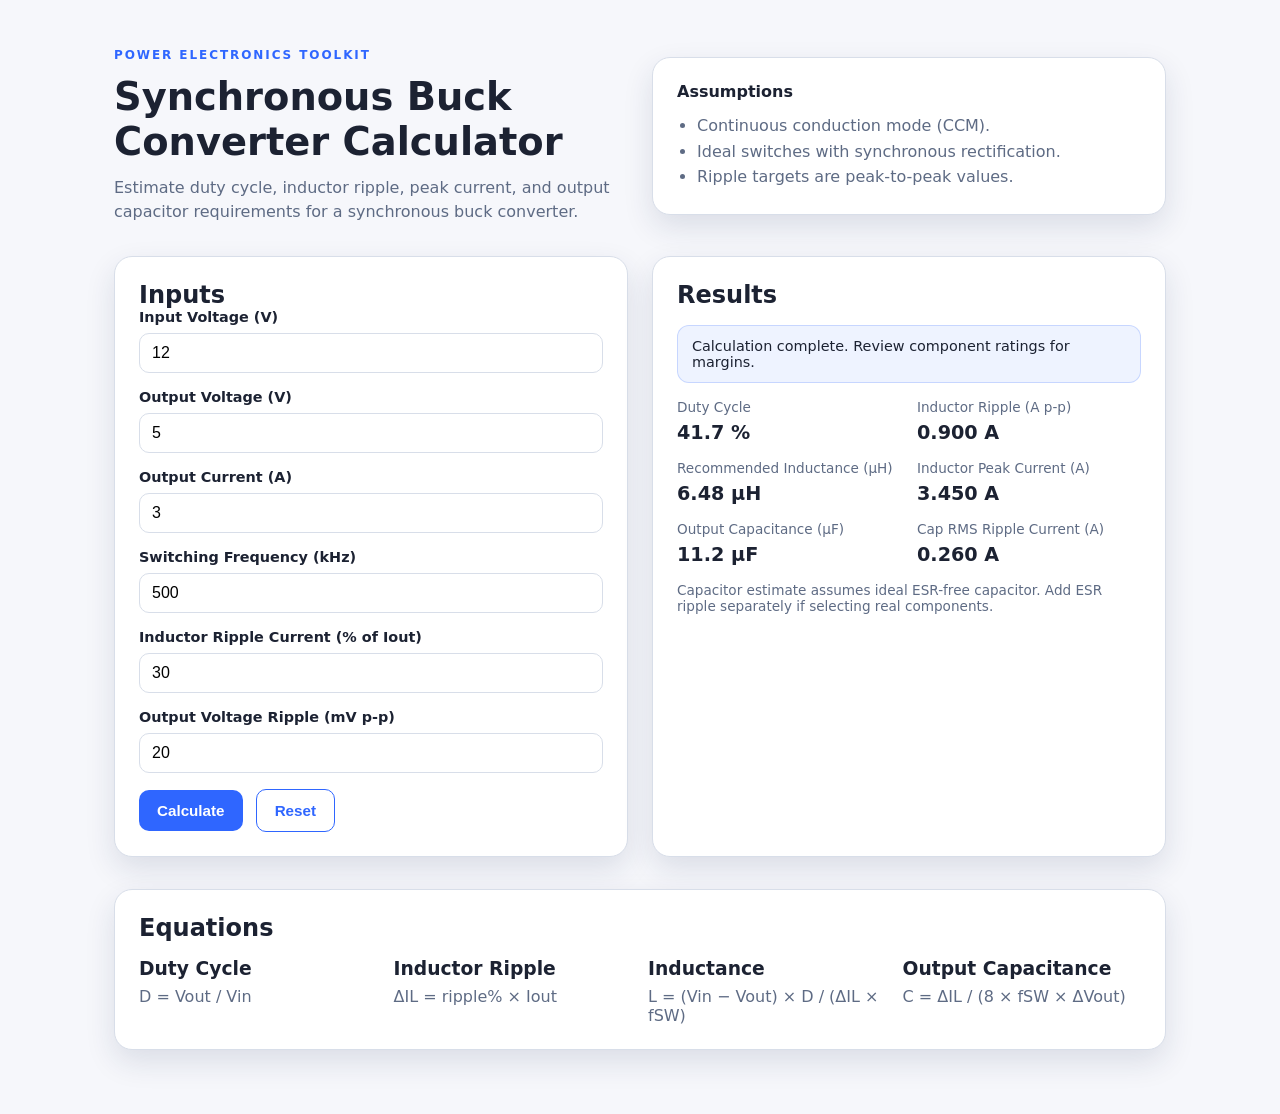
<file: index.html>
<!doctype html>
<html lang="en">
  <head>
    <meta charset="utf-8" />
    <meta name="viewport" content="width=device-width, initial-scale=1" />
    <title>Synchronous Buck Converter Calculator</title>
    <link rel="stylesheet" href="styles.css" />
  </head>
  <body>
    <main class="page">
      <header class="hero">
        <div>
          <p class="eyebrow">Power Electronics Toolkit</p>
          <h1>Synchronous Buck Converter Calculator</h1>
          <p class="lead">
            Estimate duty cycle, inductor ripple, peak current, and output capacitor requirements for
            a synchronous buck converter.
          </p>
        </div>
        <div class="card note">
          <h2>Assumptions</h2>
          <ul>
            <li>Continuous conduction mode (CCM).</li>
            <li>Ideal switches with synchronous rectification.</li>
            <li>Ripple targets are peak-to-peak values.</li>
          </ul>
        </div>
      </header>

      <section class="grid">
        <form class="card" id="buck-form">
          <h2>Inputs</h2>
          <div class="field">
            <label for="vin">Input Voltage (V)</label>
            <input type="number" id="vin" name="vin" value="12" step="0.1" min="0" required />
          </div>
          <div class="field">
            <label for="vout">Output Voltage (V)</label>
            <input type="number" id="vout" name="vout" value="5" step="0.1" min="0" required />
          </div>
          <div class="field">
            <label for="iout">Output Current (A)</label>
            <input type="number" id="iout" name="iout" value="3" step="0.1" min="0" required />
          </div>
          <div class="field">
            <label for="fsw">Switching Frequency (kHz)</label>
            <input type="number" id="fsw" name="fsw" value="500" step="10" min="1" required />
          </div>
          <div class="field">
            <label for="ripple">Inductor Ripple Current (% of Iout)</label>
            <input type="number" id="ripple" name="ripple" value="30" step="1" min="1" max="100" required />
          </div>
          <div class="field">
            <label for="vipple">Output Voltage Ripple (mV p-p)</label>
            <input type="number" id="vipple" name="vipple" value="20" step="1" min="1" required />
          </div>
          <button class="primary" type="submit">Calculate</button>
          <button class="ghost" type="button" id="reset">Reset</button>
        </form>

        <section class="card results" aria-live="polite">
          <h2>Results</h2>
          <div id="status" class="status" role="status" aria-live="polite">
            Ready to calculate with the current inputs.
          </div>
          <div class="result-grid">
            <div>
              <span>Duty Cycle</span>
              <strong id="duty">-</strong>
            </div>
            <div>
              <span>Inductor Ripple (A p-p)</span>
              <strong id="dl">-</strong>
            </div>
            <div>
              <span>Recommended Inductance (µH)</span>
              <strong id="l">-</strong>
            </div>
            <div>
              <span>Inductor Peak Current (A)</span>
              <strong id="ipeak">-</strong>
            </div>
            <div>
              <span>Output Capacitance (µF)</span>
              <strong id="c">-</strong>
            </div>
            <div>
              <span>Cap RMS Ripple Current (A)</span>
              <strong id="ic">-</strong>
            </div>
          </div>
          <p class="footnote">
            Capacitor estimate assumes ideal ESR-free capacitor. Add ESR ripple separately if
            selecting real components.
          </p>
        </section>
      </section>

      <section class="card equations">
        <h2>Equations</h2>
        <div class="equation-grid">
          <div>
            <h3>Duty Cycle</h3>
            <p>D = Vout / Vin</p>
          </div>
          <div>
            <h3>Inductor Ripple</h3>
            <p>ΔIL = ripple% × Iout</p>
          </div>
          <div>
            <h3>Inductance</h3>
            <p>L = (Vin − Vout) × D / (ΔIL × fSW)</p>
          </div>
          <div>
            <h3>Output Capacitance</h3>
            <p>C = ΔIL / (8 × fSW × ΔVout)</p>
          </div>
        </div>
      </section>
    </main>
    <script src="script.js"></script>
  </body>
</html>
</file>
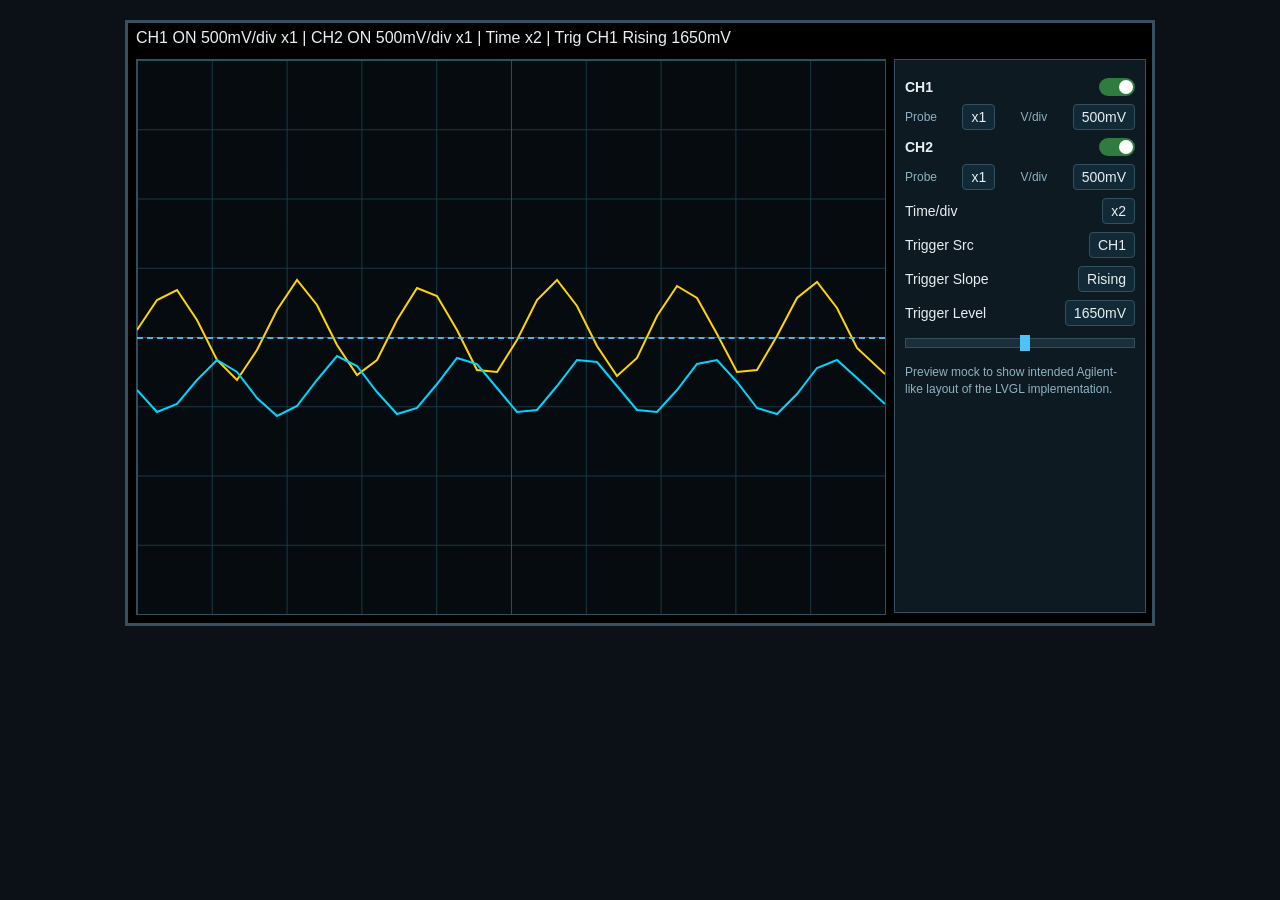
<file: ui_preview.html>
<!doctype html>
<html lang="en">
<head>
  <meta charset="UTF-8" />
  <meta name="viewport" content="width=device-width, initial-scale=1.0" />
  <title>Agilent-style ESP32 Scope UI Preview</title>
  <style>
    body { margin:0; background:#0b1116; font-family:Arial, Helvetica, sans-serif; }
    .screen { width:1024px; height:600px; margin:20px auto; background:#000; border:3px solid #3a4f5d; position:relative; }
    .status { position:absolute; left:8px; top:6px; right:8px; color:#e8eef2; font-size:16px; }
    .wave { position:absolute; left:8px; top:36px; width:748px; height:554px; background:#060b0f; border:1px solid #31505e;
      background-image:
        linear-gradient(to right, rgba(26,61,74,.9) 1px, transparent 1px),
        linear-gradient(to bottom, rgba(26,61,74,.9) 1px, transparent 1px);
      background-size: 74.8px 69.25px;
      overflow:hidden;
    }
    .wave:before { content:""; position:absolute; inset:0; background-image:
        linear-gradient(to right, rgba(46,101,117,.55) 1px, transparent 1px),
        linear-gradient(to bottom, rgba(46,101,117,.55) 1px, transparent 1px);
      background-size: 374px 277px;
    }
    .trace { position:absolute; inset:0; }
    .trigger { position:absolute; left:0; right:0; top:50%; border-top:2px dashed #4fc3f7; opacity:.9; }
    .panel { position:absolute; right:6px; top:36px; width:252px; height:554px; background:#0e1a22; border:1px solid #33505d; color:#e8eef2; padding:10px; box-sizing:border-box; }
    .row { display:flex; align-items:center; justify-content:space-between; margin:8px 0; font-size:14px; }
    .badge { background:#122a37; border:1px solid #33505d; padding:4px 8px; border-radius:4px; }
    .small { color:#8fb2c1; font-size:12px; }
    .switch { width:36px; height:18px; border-radius:10px; background:#2f7b40; position:relative; }
    .switch:after { content:""; position:absolute; width:14px; height:14px; border-radius:50%; background:#fff; right:2px; top:2px; }
  </style>
</head>
<body>
  <div class="screen">
    <div class="status">CH1 ON 500mV/div x1 | CH2 ON 500mV/div x1 | Time x2 | Trig CH1 Rising 1650mV</div>
    <div class="wave">
      <svg class="trace" viewBox="0 0 748 554" preserveAspectRatio="none">
        <polyline fill="none" stroke="#FFD400" stroke-width="2" points="0,270 20,240 40,230 60,260 80,300 100,320 120,290 140,250 160,220 180,245 200,285 220,315 240,300 260,260 280,228 300,236 320,270 340,310 360,312 380,280 400,240 420,220 440,246 460,286 480,316 500,298 520,256 540,226 560,238 580,274 600,312 620,310 640,276 660,238 680,222 700,248 720,288 748,314" />
        <polyline fill="none" stroke="#00D5FF" stroke-width="2" points="0,330 20,352 40,344 60,320 80,300 100,312 120,338 140,356 160,346 180,320 200,296 220,306 240,332 260,354 280,348 300,324 320,298 340,304 360,328 380,352 400,350 420,326 440,300 460,302 480,326 500,350 520,352 540,330 560,304 580,300 600,322 620,348 640,354 660,334 680,308 700,300 720,318 748,344" />
      </svg>
      <div class="trigger"></div>
    </div>
    <div class="panel">
      <div class="row"><strong>CH1</strong><span class="switch"></span></div>
      <div class="row"><span class="small">Probe</span><span class="badge">x1</span><span class="small">V/div</span><span class="badge">500mV</span></div>
      <div class="row"><strong>CH2</strong><span class="switch"></span></div>
      <div class="row"><span class="small">Probe</span><span class="badge">x1</span><span class="small">V/div</span><span class="badge">500mV</span></div>
      <div class="row"><span>Time/div</span><span class="badge">x2</span></div>
      <div class="row"><span>Trigger Src</span><span class="badge">CH1</span></div>
      <div class="row"><span>Trigger Slope</span><span class="badge">Rising</span></div>
      <div class="row"><span>Trigger Level</span><span class="badge">1650mV</span></div>
      <div style="margin-top:12px; height:8px; background:#1a2f3a; border:1px solid #33505d; position:relative;">
        <div style="position:absolute; left:50%; top:-4px; width:10px; height:16px; background:#4fc3f7;"></div>
      </div>
      <p class="small" style="margin-top:16px; line-height:1.4">Preview mock to show intended Agilent-like layout of the LVGL implementation.</p>
    </div>
  </div>
</body>
</html>
</file>
<file: styles.css>
:root {
  color-scheme: light;
  font-family: "Inter", "Segoe UI", system-ui, sans-serif;
  --bg: #f6f7fb;
  --card: #ffffff;
  --primary: #2f66ff;
  --primary-dark: #1b46c9;
  --text: #1c2232;
  --muted: #5e6b84;
  --border: #d8dee9;
  --shadow: 0 12px 30px rgba(27, 38, 82, 0.12);
}

* {
  box-sizing: border-box;
  margin: 0;
  padding: 0;
}

body {
  background: var(--bg);
  color: var(--text);
  min-height: 100vh;
}

.page {
  max-width: 1100px;
  margin: 0 auto;
  padding: 48px 24px 64px;
  display: flex;
  flex-direction: column;
  gap: 32px;
}

.hero {
  display: grid;
  grid-template-columns: repeat(auto-fit, minmax(240px, 1fr));
  gap: 24px;
  align-items: center;
}

.eyebrow {
  text-transform: uppercase;
  letter-spacing: 0.16em;
  font-size: 0.75rem;
  color: var(--primary);
  font-weight: 600;
  margin-bottom: 12px;
}

h1 {
  font-size: clamp(2rem, 3vw, 2.75rem);
  margin-bottom: 12px;
}

.lead {
  color: var(--muted);
  line-height: 1.5;
}

.grid {
  display: grid;
  grid-template-columns: repeat(auto-fit, minmax(280px, 1fr));
  gap: 24px;
}

.card {
  background: var(--card);
  border-radius: 18px;
  padding: 24px;
  box-shadow: var(--shadow);
  border: 1px solid var(--border);
}

.note h2 {
  font-size: 1rem;
  margin-bottom: 12px;
}

.note ul {
  list-style: disc;
  padding-left: 20px;
  color: var(--muted);
  line-height: 1.6;
}

.field {
  display: flex;
  flex-direction: column;
  gap: 8px;
  margin-bottom: 16px;
}

label {
  font-weight: 600;
  font-size: 0.9rem;
}

input {
  border: 1px solid var(--border);
  border-radius: 10px;
  padding: 10px 12px;
  font-size: 1rem;
}

input:focus {
  outline: 2px solid rgba(47, 102, 255, 0.2);
  border-color: var(--primary);
}

button {
  border: none;
  padding: 12px 18px;
  font-size: 0.95rem;
  border-radius: 10px;
  cursor: pointer;
  font-weight: 600;
  margin-right: 8px;
}

.primary {
  background: var(--primary);
  color: #fff;
}

.primary:hover {
  background: var(--primary-dark);
}

.ghost {
  background: transparent;
  color: var(--primary);
  border: 1px solid var(--primary);
}

.results h2 {
  margin-bottom: 16px;
}

.status {
  border-radius: 12px;
  padding: 12px 14px;
  background: rgba(47, 102, 255, 0.08);
  color: var(--text);
  font-size: 0.9rem;
  margin-bottom: 16px;
  border: 1px solid rgba(47, 102, 255, 0.2);
}

.status.warning {
  background: rgba(250, 173, 20, 0.15);
  border-color: rgba(250, 173, 20, 0.45);
}

.status.error {
  background: rgba(230, 80, 80, 0.12);
  border-color: rgba(230, 80, 80, 0.45);
}

.result-grid {
  display: grid;
  grid-template-columns: repeat(auto-fit, minmax(180px, 1fr));
  gap: 16px;
}

.result-grid span {
  display: block;
  font-size: 0.85rem;
  color: var(--muted);
  margin-bottom: 6px;
}

.result-grid strong {
  font-size: 1.2rem;
}

.footnote {
  margin-top: 16px;
  font-size: 0.85rem;
  color: var(--muted);
}

.equations h2 {
  margin-bottom: 16px;
}

.equation-grid {
  display: grid;
  grid-template-columns: repeat(auto-fit, minmax(220px, 1fr));
  gap: 16px;
  color: var(--muted);
}

.equation-grid h3 {
  color: var(--text);
  margin-bottom: 8px;
}

@media (max-width: 600px) {
  .page {
    padding: 32px 16px 48px;
  }

  button {
    width: 100%;
    margin-bottom: 10px;
  }
}
</file>
